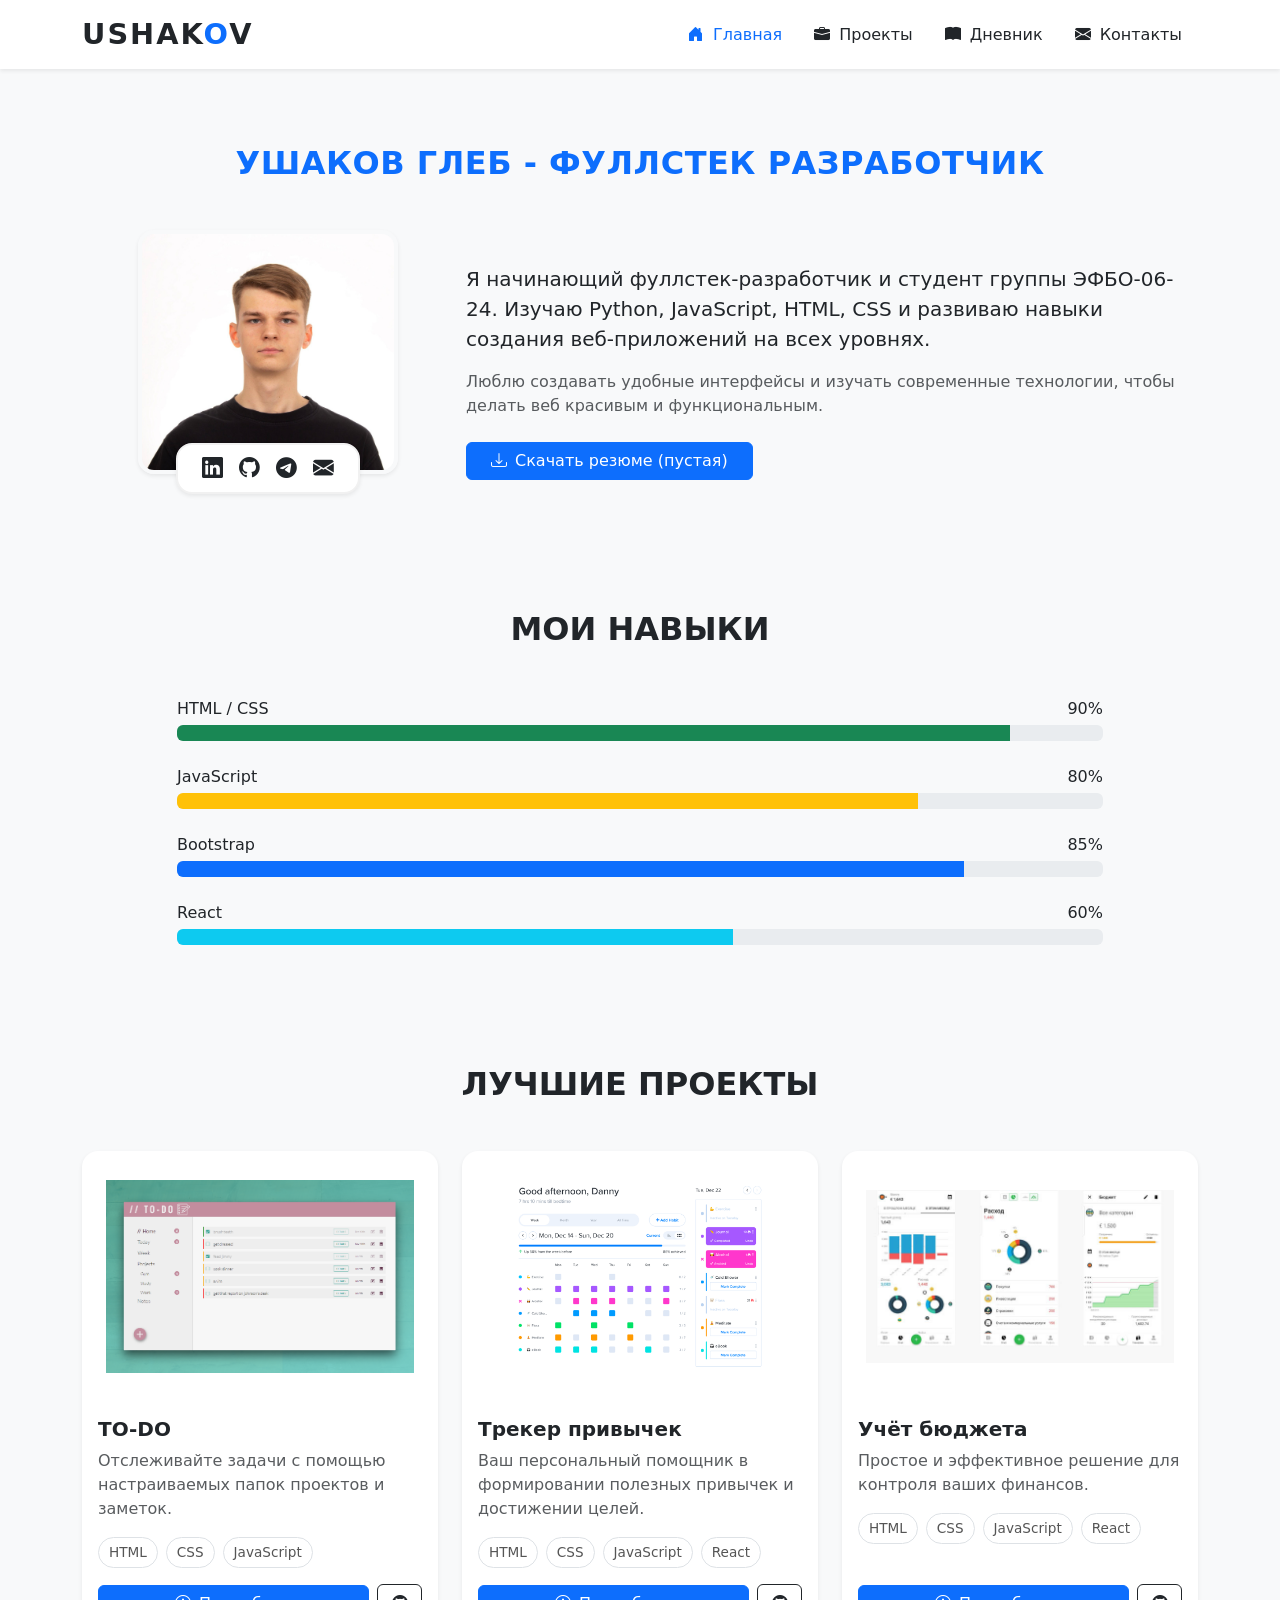
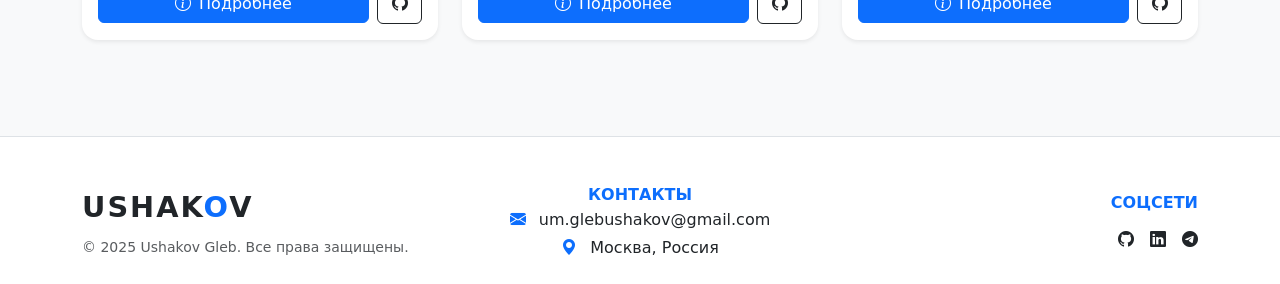
<file: index.html>
<!doctype html>
<html lang="ru">
  <head>
    <!-- Required meta tags -->
    <meta charset="utf-8">
    <meta name="viewport" content="width=device-width, initial-scale=1, shrink-to-fit=no">
    <title>Ushakov</title>

    <!-- Bootstrap 5 -->
    <link href="https://cdn.jsdelivr.net/npm/bootstrap@5.3.3/dist/css/bootstrap.min.css" rel="stylesheet">

    <link rel="stylesheet" href="https://cdn.jsdelivr.net/npm/bootstrap-icons@1.11.3/font/bootstrap-icons.css">

    <!-- Стили -->
    <link rel="stylesheet" href="./styles/styles.css">  
  </head>

  <body class="bg-light">
    <div id="root">

        <!-- Навбар -->
        <nav class="navbar navbar-expand-lg navbar-light bg-white shadow-sm fixed-top">
            <div class="container">
              <!-- Логотип -->
              <a class="navbar-brand fw-bold brand-large" href="#"><span class="text-dark">USHAK<span class="text-primary">O</span>V</span></a>
          
              <!-- Бургер меню -->
              <button class="navbar-toggler" type="button" data-bs-toggle="collapse" data-bs-target="#navbarNav"
                aria-controls="navbarNav" aria-expanded="false" aria-label="Переключить навигацию">
                <span class="navbar-toggler-icon"></span>
              </button>
          
              <!-- Навигационные ссылки -->
              <div class="collapse navbar-collapse justify-content-end" id="navbarNav">
                <ul class="navbar-nav">
                    <li class="nav-item mx-2">
                      <a class="nav-link text-dark" href="index.html">
                        <i class="bi bi-house-door-fill me-1 text-primary"></i> <span class="text-primary">Главная</span>
                      </a>
                    </li>
                    <li class="nav-item mx-2">
                      <a class="nav-link text-dark" href="./pages/projects.html">
                        <i class="bi bi-briefcase-fill me-1"></i> Проекты
                      </a>
                    </li>
                    <li class="nav-item mx-2">
                      <a class="nav-link text-dark" href="./pages/diary.html">
                        <i class="bi bi-book-fill me-1"></i> Дневник
                      </a>
                    </li>
                    <li class="nav-item mx-2">
                      <a class="nav-link text-dark" href="./pages/contacts.html">
                        <i class="bi bi-envelope-fill me-1"></i> Контакты
                      </a>
                    </li>
                  </ul>
              </div>
            </div>
          </nav>
          
          <!-- Контент -->
          <main class="container mt-5 pt-5">
            <!-- Секция: Обо мне -->
            <section class="about-section py-5 container-fluid">
              
                <h2 class="fw-bold text-uppercase text-center mb-5 title">
                  Ушаков Глеб - фуллстек разработчик
                </h2>

                <div class="row align-items-center justify-content-center">
                  <!-- Фото автора -->
                   <div class="col-md-4 text-center mb-4 mb-md-0">
                      <div class="photo-wrapper position-relative d-inline-block">
                        <img src="./images/avatar.jpg" alt="Ушаков Глеб — фуллстек-разработчик"
                          class="img-fluid rounded-4 shadow-sm" width="260" loading="lazy">
                        
                        <!-- Соцсети -->
                         <div class="social-icons position-absolute start-50 translate-middle-x">
                            <div class="social-bg d-inline-flex justify-content-center align-items-center gap-3 px-4 py-2 rounded-4 shadow-sm">
                              <a href="https://www.linkedin.com/" target="_blank" class="text-dark"><i class="bi bi-linkedin"></i></a>
                              <a href="https://github.com/lanmast88/" target="_blank" class="text-dark"><i class="bi bi-github"></i></a>
                              <a href="https://t.me/lanmast8/" target="_blank" class="text-dark"><i class="bi bi-telegram"></i></a>
                              <a href="mailto:um.glebushakov@gmail.com" class="text-dark"><i class="bi bi-envelope-fill"></i></a>
                            </div>
                         </div>
                      </div>
                   </div>

                   <div class="col-md-8 text-md-start text-center">
                    <p class="lead mb-3">
                      Я начинающий фуллстек-разработчик и студент группы <strong>ЭФБО-06-24</strong>.
                      Изучаю <strong>Python, JavaScript, HTML, CSS</strong> и развиваю навыки создания веб-приложений на всех уровнях.
                    </p>
                    <p class="text-muted mb-4">
                      Люблю создавать удобные интерфейсы и изучать современные технологии,
                      чтобы делать веб красивым и функциональным.
                    </p>
                    <a href="#" class="btn btn-primary px-4">
                      <i class="bi bi-download me-2"></i>Скачать резюме (пустая)
                    </a>
                   </div>
                </div>
              

            </section>
            
            <!-- Секция: Мои навыки -->
            <section class="skills-section py-5">
                
                    <h2 class="fw-bold text-uppercase text-center mb-5">Мои навыки</h2>

                    <!-- Прогрессбары -->
                    <div class="row align-items-center justify-content-center">
                        <div class="col-md-10">
                            <div class="mb-4">
                                <p class="mb-1">HTML / CSS <span class="float-end">90%</span></p>
                                <div class="progress" role="progressbar" aria-valuenow="100" aria-valuemin="0" aria-valuemax="100">
                                    <div class="progress-bar bg-success" style="width: 90%"></div>
                                </div>
                            </div>

                            <div class="mb-4">
                                <p class="mb-1">JavaScript <span class="float-end">80%</span></p>
                                <div class="progress" role="progressbar" aria-valuenow="100" aria-valuemin="0" aria-valuemax="100">
                                    <div class="progress-bar bg-warning" style="width: 80%"></div>
                                </div>
                            </div>

                            <div class="mb-4">
                                <p class="mb-1">Bootstrap <span class="float-end">85%</span></p>
                                <div class="progress" role="progressbar" aria-valuenow="100" aria-valuemin="0" aria-valuemax="100">
                                    <div class="progress-bar bg-primary" style="width: 85%"></div>
                                </div>
                            </div>

                            <div class="mb-4">
                                <p class="mb-1">React <span class="float-end">60%</span></p>
                                <div class="progress" role="progressbar" aria-valuenow="100" aria-valuemin="0" aria-valuemax="100">
                                    <div class="progress-bar bg-info" style="width: 60%"></div>
                                </div>
                            </div>
                            
                            
                        </div>


                    </div>
                
            </section>

            <!-- Секция: Лучшие проекты -->
            <section class="projects-section py-5">
                
                    <h2 class="fw-bold text-uppercase text-center mb-5">Лучшие проекты</h2>
                    
                    <!-- Карточки проектов -->
                    <div class="row g-4 justify-content-center">

                        <!-- Карточка 1 -->
                        <div class="col-lg-4 col-sm-6">
                            <div class="card shadow-sm border-0 h-100 rounded-4">
                              <img src="./images/todo.png" class="card-img-top p-4" alt="To-DO">
                              <!-- Описание -->
                              <div class="card-body d-flex flex-column">
                                <div class="d-flex justify-content-between align-items-center mb-2">
                                    <h5 class="card-title fw-bold text-dark mb-0">TO-DO</h5>
                                </div>
                                <p class="card-text text-muted mb-3">
                                    Отслеживайте задачи с помощью настраиваемых папок проектов и заметок.
                                </p>
    
                                <!-- Технологии проекта -->
                                <div class="tech-stack d-flex flex-wrap gap-2 mb-3">
                                    <span class="tech-badge">HTML</span>
                                    <span class="tech-badge">CSS</span>
                                    <span class="tech-badge">JavaScript</span>
                                </div>
    
                                <!-- Кнопки карточки -->
                                <div class="card-buttons d-flex align-items-center justify-content-between mt-auto">
                                <button class="btn btn-primary flex-grow-1 me-2 btn-more" data-project="todo" data-images='["images/todo.png","images/todo.png"]'>
                                    <i class="bi bi-info-circle me-2"></i>Подробнее
                                </button>
                                <a href="#" class="btn btn-outline-dark btn-github d-flex align-items-center justify-content-center">
                                    <i class="bi bi-github"></i>
                                </a>
                                </div>
                              </div>
                            </div>
                        </div>

                  <!-- Карточка 2 -->
                  <div class="col-lg-4 col-sm-6">
                      <div class="card shadow-sm border-0 h-100 rounded-4">
                        <img src="./images/habbit-tracker.png" class="card-img-top p-4" alt="Трекер привычек">
                        <!-- Описание -->
                        <div class="card-body d-flex flex-column">
                          <div class="d-flex justify-content-between align-items-center mb-2">
                              <h5 class="card-title fw-bold text-dark mb-0">Трекер привычек</h5>
                          </div>
                          <p class="card-text text-muted mb-3">
                              Ваш персональный помощник в формировании полезных привычек и достижении целей.
                          </p>

                          <!-- Технологии проекта -->
                          <div class="tech-stack d-flex flex-wrap gap-2 mb-3">
                              <span class="tech-badge">HTML</span>
                              <span class="tech-badge">CSS</span>
                              <span class="tech-badge">JavaScript</span>
                              <span class="tech-badge">React</span>
                          </div>

                          <!-- Кнопки карточки -->
                          <div class="card-buttons d-flex align-items-center justify-content-between mt-auto">
                          <a href="#" class="btn btn-primary flex-grow-1 me-2 btn-more" data-project="working" >
                              <i class="bi bi-info-circle me-2"></i>Подробнее
                          </a>
                          <a href="#" class="btn btn-outline-dark btn-github d-flex align-items-center justify-content-center">
                              <i class="bi bi-github"></i>
                          </a>
                          </div>
                        </div>
                      </div>
                  </div>

                  <!-- Карточка 3 -->
                  <div class="col-lg-4 col-sm-6">
                      <div class="card shadow-sm border-0 h-100 rounded-4">
                        <img src="./images/budget-accounting.png" class="card-img-top p-4" alt="Учёт бюджета">
                        <!-- Описание -->
                        <div class="card-body d-flex flex-column">
                          <div class="d-flex justify-content-between align-items-center mb-2">
                              <h5 class="card-title fw-bold text-dark mb-0">Учёт бюджета</h5>
                          </div>
                          <p class="card-text text-muted mb-3">
                              Простое и эффективное решение для контроля ваших финансов.
                          </p>

                          <!-- Технологии проекта -->
                          <div class="tech-stack d-flex flex-wrap gap-2 mb-3">
                              <span class="tech-badge">HTML</span>
                              <span class="tech-badge">CSS</span>
                              <span class="tech-badge">JavaScript</span>
                              <span class="tech-badge">React</span>
                          </div>

                          <!-- Кнопки карточки -->
                          <div class="card-buttons d-flex align-items-center justify-content-between mt-auto">
                          <a href="#" class="btn btn-primary flex-grow-1 me-2 btn-more" data-project="working">
                              <i class="bi bi-info-circle me-2"></i>Подробнее
                          </a>
                          <a href="#" class="btn btn-outline-dark btn-github d-flex align-items-center justify-content-center">
                              <i class="bi bi-github"></i>
                          </a>
                          </div>
                        </div>
                      </div>
                  </div>

                    </div>
               
            </section>

        </main>

        <!-- Подвал -->
        <footer class="footer-section bg-white border-top mt-5 pt-5 pb-4">
            <div class="container">
            <div class="row gy-4 align-items-center">
        
                <!-- Логотип -->
                <div class="col-md-4 text-md-start text-center">
                <a href="#" class="navbar-brand fw-bold brand-large text-dark">
                    USHAK<span class="text-primary">O</span>V
                </a>
                <p class="text-muted small mb-0 mt-2">
                    © 2025 Ushakov Gleb. Все права защищены.
                </p>
                </div>
        
                <!-- Контакты -->
                <div class="col-md-4 text-center">
                <h6 class="fw-bold text-uppercase text-primary mb-1">Контакты</h6>
                <ul class="list-unstyled mb-0">
                    <li class="mb-1">
                    <i class="bi bi-envelope-fill me-2 text-primary"></i>
                    <a href="mailto:ushakov.gleb@example.com" class="text-decoration-none text-dark">
                        um.glebushakov@gmail.com
                    </a>
                    </li>
                    <li>
                    <i class="bi bi-geo-alt-fill me-2 text-primary"></i>
                    Москва, Россия
                    </li>
                </ul>
                </div>
        
                <!-- Cоциальные ссылки -->
                <div class="col-md-4 text-md-end text-center">
                <h6 class="fw-bold text-uppercase text-primary mb-3">Соцсети</h6>
                <div class="d-inline-flex gap-3">
                    <a href="#" class="text-dark social-link"><i class="bi bi-github"></i></a>
                    <a href="#" class="text-dark social-link"><i class="bi bi-linkedin"></i></a>
                    <a href="#" class="text-dark social-link"><i class="bi bi-telegram"></i></a>
                </div>
                </div>
        
            </div>
            </div>
        </footer>
  
        
    </div>

    <!-- Модальное окно для карточек проектов -->
    <div class="modal" data-model="project" tabindex="-1">
        <div class="modal-dialog modal-lg">
          <div class="modal-content">
            <div class="modal-header">
              <h5 class="modal-title"></h5>
              <button type="button" class="btn-close" data-bs-dismiss="modal"></button>
            </div>
            <div class="modal-body">
              <p class="modal-description"></p>
      
              <!-- Карусель -->
              <div id="modalCarousel" class="carousel slide" data-bs-ride="carousel">
                <div class="carousel-inner"></div>
                <button class="carousel-control-prev" type="button" data-bs-target="#modalCarousel" data-bs-slide="prev">
                  <span class="carousel-control-prev-icon" aria-hidden="true"></span>
                  <span class="visually-hidden">Previous</span>
                </button>
                <button class="carousel-control-next" type="button" data-bs-target="#modalCarousel" data-bs-slide="next">
                  <span class="carousel-control-next-icon" aria-hidden="true"></span>
                  <span class="visually-hidden">Next</span>
                </button>
              </div>
      
            </div>
            <div class="modal-footer d-flex justify-content-between">
                <!-- Ссылка на GitHub слева -->
                <a href="#" target="_blank" class="btn btn-dark modal-github-link">
                    <i class="bi bi-github"></i>
                    Исходный код проекта на GitHub
                </a>
              
                <!-- Закрыть справа -->
                <button type="button" class="btn btn-primary" data-bs-dismiss="modal">
                  Закрыть
                </button>
              </div>
              
          </div>
        </div>
      </div>

    <!-- Bootstrap JS -->
    <script src="https://cdn.jsdelivr.net/npm/bootstrap@5.3.3/dist/js/bootstrap.bundle.min.js"></script>

    <!-- JS -->
    <script src="./scripts/script.js"></script>
</body>
</html>
</file>
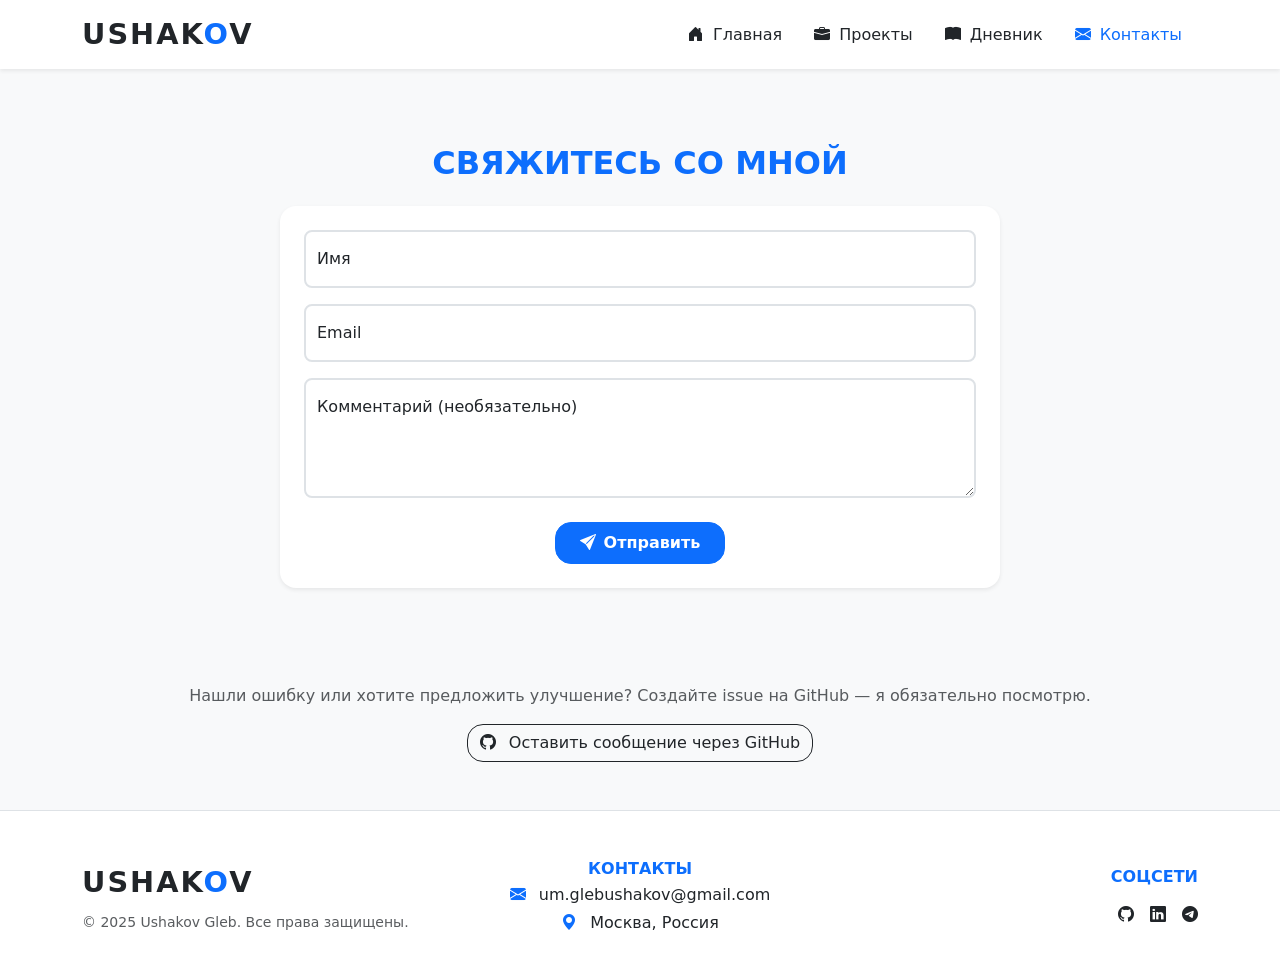
<file: pages/contacts.html>
<!doctype html>
<html lang="ru">
  <head>
    <!-- Required meta tags -->
    <meta charset="utf-8">
    <meta name="viewport" content="width=device-width, initial-scale=1, shrink-to-fit=no">
    <title>Ushakov</title>

    <!-- Bootstrap 5 -->
    <link href="https://cdn.jsdelivr.net/npm/bootstrap@5.3.3/dist/css/bootstrap.min.css" rel="stylesheet">

    <link rel="stylesheet" href="https://cdn.jsdelivr.net/npm/bootstrap-icons@1.11.3/font/bootstrap-icons.css">

    <!-- Стили -->
    <link rel="stylesheet" href="../styles/styles.css">  
  </head>

  <body class="bg-light">
    <div id="root">

        <!-- Навбар -->
        <nav class="navbar navbar-expand-lg navbar-light bg-white shadow-sm fixed-top">
            <div class="container">
              <!-- Логотип -->
              <a class="navbar-brand fw-bold brand-large" href="../index.html"><span class="text-dark">USHAK<span class="text-primary">O</span>V</span></a>
          
              <!-- Бургер меню -->
              <button class="navbar-toggler" type="button" data-bs-toggle="collapse" data-bs-target="#navbarNav"
                aria-controls="navbarNav" aria-expanded="false" aria-label="Переключить навигацию">
                <span class="navbar-toggler-icon"></span>
              </button>
          
              <!-- Навигационные ссылки -->
              <div class="collapse navbar-collapse justify-content-end" id="navbarNav">
                <ul class="navbar-nav">
                    <li class="nav-item mx-2">
                      <a class="nav-link text-dark" href="../index.html">
                        <i class="bi bi-house-door-fill me-1"></i> Главная
                      </a>
                    </li>
                    <li class="nav-item mx-2">
                      <a class="nav-link text-dark" href="../pages/projects.html">
                        <i class="bi bi-briefcase-fill me-1"></i> Проекты
                      </a>
                    </li>
                    <li class="nav-item mx-2">
                      <a class="nav-link text-dark" href="./diary.html">
                        <i class="bi bi-book-fill me-1"></i> Дневник
                      </a>
                    </li>
                    <li class="nav-item mx-2">
                      <a class="nav-link text-dark" href="./contacts.html">
                        <i class="bi bi-envelope-fill me-1 text-primary"></i> <span class="text-primary">Контакты</span>
                      </a>
                    </li>
                  </ul>
              </div>
            </div>
        </nav>


        <!-- Контент -->
        <main class="container mt-5 pt-5">
            <!-- Секция: Контакты -->
            <section class="contacts-section py-5">
              <div class="container">
                <div class="text-center mb-4">
                  <h2 class="fw-bold text-uppercase text-primary">Свяжитесь со мной</h2>
                </div>
          
                <div class="row justify-content-center">
                  <div class="col-md-8">
                    <div class="card shadow-sm border-0 rounded-4 p-4">
                      <form id="contactForm" novalidate>
                        
                        <div class="form-floating mb-3">
                          <input 
                            type="text" 
                            class="form-control rounded-3 border-2" 
                            id="nameInput" 
                            placeholder="Имя" 
                            required>
                          <label for="nameInput">Имя</label>
                          <div class="invalid-feedback">Введите корректное имя</div>
                        </div>
          
                        <div class="form-floating mb-3">
                          <input 
                            type="email" 
                            class="form-control rounded-3 border-2" 
                            id="emailInput" 
                            placeholder="Почта" 
                            required>
                          <label for="emailInput">Email</label>
                          <div class="invalid-feedback">Введите корректный email</div>
                        </div>
          
                        <div class="form-floating mb-4">
                          <textarea 
                            class="form-control rounded-3 border-2" 
                            placeholder="Комментарий" 
                            id="commentInput" 
                            style="height: 120px"></textarea>
                          <label for="commentInput">Комментарий (необязательно)</label>
                        </div>
          
                        <div class="text-center">
                          <button type="submit" class="btn btn-primary px-4 py-2 rounded-4 fw-semibold">
                            <i class="bi bi-send-fill me-2"></i>Отправить
                          </button>
                        </div>
          
                        <div class="alert alert-success mt-3 d-none text-center rounded-3 py-2" id="successMessage">
                          Сообщение успешно отправлено!
                        </div>
          
                      </form>
                    </div>
                  </div>
                </div>
              </div>
            </section>
            
            <div class="mt-5 text-center">
                <p class="text-muted mb-3">Нашли ошибку или хотите предложить улучшение?
                    Создайте issue на GitHub — я обязательно посмотрю.</p>
                <a href="https://github.com/lanmast88/about-site/issues" class="btn btn-outline-dark rounded-4">
                  <i class="bi bi-github me-2"></i> Оставить сообщение через GitHub
                </a>
              </div>
              
              
              
              

        </main>
          
        <!-- Подвал -->
        <footer class="footer-section bg-white border-top mt-5 pt-5 pb-4">
            <div class="container">
            <div class="row gy-4 align-items-center">
        
                <!-- Логотип -->
                <div class="col-md-4 text-md-start text-center">
                <a href="#" class="navbar-brand fw-bold brand-large text-dark">
                    USHAK<span class="text-primary">O</span>V
                </a>
                <p class="text-muted small mb-0 mt-2">
                    © 2025 Ushakov Gleb. Все права защищены.
                </p>
                </div>
        
                <!-- Контакты -->
                <div class="col-md-4 text-center">
                <h6 class="fw-bold text-uppercase text-primary mb-1">Контакты</h6>
                <ul class="list-unstyled mb-0">
                    <li class="mb-1">
                    <i class="bi bi-envelope-fill me-2 text-primary"></i>
                    <a href="mailto:ushakov.gleb@example.com" class="text-decoration-none text-dark">
                        um.glebushakov@gmail.com
                    </a>
                    </li>
                    <li>
                    <i class="bi bi-geo-alt-fill me-2 text-primary"></i>
                    Москва, Россия
                    </li>
                </ul>
                </div>
        
                <!-- Cоциальные ссылки -->
                <div class="col-md-4 text-md-end text-center">
                <h6 class="fw-bold text-uppercase text-primary mb-3">Соцсети</h6>
                <div class="d-inline-flex gap-3">
                    <a href="#" class="text-dark social-link"><i class="bi bi-github"></i></a>
                    <a href="#" class="text-dark social-link"><i class="bi bi-linkedin"></i></a>
                    <a href="#" class="text-dark social-link"><i class="bi bi-telegram"></i></a>
                </div>
                </div>
        
            </div>
            </div>
        </footer>
         
    </div>
        

    <!-- Bootstrap JS -->
    <script src="https://cdn.jsdelivr.net/npm/bootstrap@5.3.3/dist/js/bootstrap.bundle.min.js"></script>

    <!-- JS -->
    <script src="../scripts/script.js"></script>
</body>
</html>
</file>
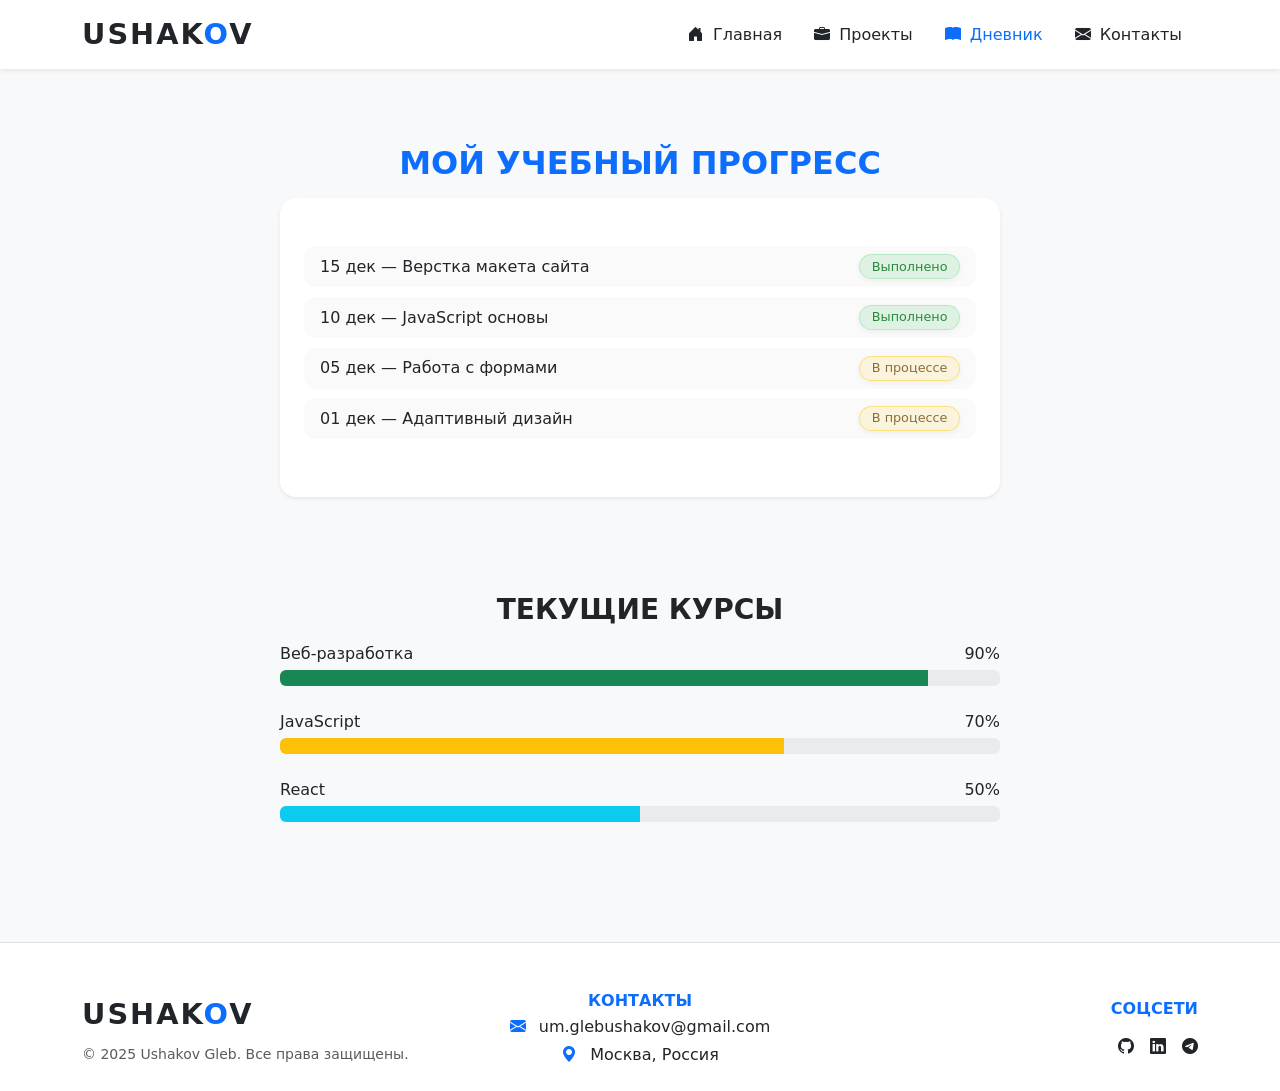
<file: pages/diary.html>
<!doctype html>
<html lang="ru">
  <head>
    <!-- Required meta tags -->
    <meta charset="utf-8">
    <meta name="viewport" content="width=device-width, initial-scale=1, shrink-to-fit=no">
    <title>Ushakov</title>

    <!-- Bootstrap 5 -->
    <link href="https://cdn.jsdelivr.net/npm/bootstrap@5.3.3/dist/css/bootstrap.min.css" rel="stylesheet">

    <link rel="stylesheet" href="https://cdn.jsdelivr.net/npm/bootstrap-icons@1.11.3/font/bootstrap-icons.css">

    <!-- Стили -->
    <link rel="stylesheet" href="../styles/styles.css">  
  </head>

  <body class="bg-light">
    <div id="root">

        <!-- Навбар -->
        <nav class="navbar navbar-expand-lg navbar-light bg-white shadow-sm fixed-top">
            <div class="container">
              <!-- Логотип -->
              <a class="navbar-brand fw-bold brand-large" href="../index.html"><span class="text-dark">USHAK<span class="text-primary">O</span>V</span></a>
          
              <!-- Бургер меню -->
              <button class="navbar-toggler" type="button" data-bs-toggle="collapse" data-bs-target="#navbarNav"
                aria-controls="navbarNav" aria-expanded="false" aria-label="Переключить навигацию">
                <span class="navbar-toggler-icon"></span>
              </button>
          
              <!-- Навигационные ссылки -->
              <div class="collapse navbar-collapse justify-content-end" id="navbarNav">
                <ul class="navbar-nav">
                    <li class="nav-item mx-2">
                      <a class="nav-link text-dark" href="../index.html">
                        <i class="bi bi-house-door-fill me-1"></i> Главная
                      </a>
                    </li>
                    <li class="nav-item mx-2">
                      <a class="nav-link text-dark" href="../pages/projects.html">
                        <i class="bi bi-briefcase-fill me-1"></i> Проекты
                      </a>
                    </li>
                    <li class="nav-item mx-2">
                      <a class="nav-link text-dark" href="./diary.html">
                        <i class="bi bi-book-fill me-1 text-primary"></i> <span class="text-primary">Дневник</span>
                      </a>
                    </li>
                    <li class="nav-item mx-2">
                      <a class="nav-link text-dark" href="./contacts.html">
                        <i class="bi bi-envelope-fill me-1"></i> Контакты
                      </a>
                    </li>
                  </ul>
              </div>
            </div>
        </nav>


        <!-- Контент -->
         <main class="container mt-5 pt-5">

            <!-- Секция Мой прогресс -->
            <section class="progress-section py-5">
                <div class="container">
                  <div class="text-center mb-3">
                    <h2 class="fw-bold text-uppercase text-primary">Мой учебный прогресс</h2>
                  </div>
                  <div class="row justify-content-center">
                    <!-- Центральная карточка -->
                    <div class="col-md-8">
                      <div class="card shadow-sm border-0 rounded-4 p-4">
                        <!-- Список заданий -->
                        <div class="mb-4 mt-4">
                          <ul class="list-group list-group-flush">
                            <li class="list-group-item d-flex justify-content-between align-items-center">
                              15 дек — Верстка макета сайта
                              <span class="badge bg-success rounded-pill">Выполнено</span>
                            </li>
                            <li class="list-group-item d-flex justify-content-between align-items-center">
                              10 дек — JavaScript основы
                              <span class="badge bg-success rounded-pill">Выполнено</span>
                            </li>
                            <li class="list-group-item d-flex justify-content-between align-items-center">
                              05 дек — Работа с формами
                              <span class="badge bg-warning text-dark rounded-pill">В процессе</span>
                            </li>
                            <li class="list-group-item d-flex justify-content-between align-items-center">
                              01 дек — Адаптивный дизайн
                              <span class="badge bg-warning text-dark rounded-pill">В процессе</span>
                            </li>
                          </ul>
                        </div>
                      </div>
                    </div>
                  </div>
                </div>
            </section>
              

            <!-- Секция: Мои навыки -->
            <section class="skills-section py-5">
                <div class="container">
                    <h3 class="fw-bold text-uppercase text-center mb-3">Текущие курсы</h3>

                    <!-- Прогрессбары -->
                    <div class="row align-items-center justify-content-center">
                        <div class="col-md-8">
                            <div class="mb-4">
                                <p class="mb-1">Веб-разработка <span class="float-end">90%</span></p>
                                <div class="progress" role="progressbar" aria-valuenow="100" aria-valuemin="0" aria-valuemax="100">
                                    <div class="progress-bar bg-success" style="width: 90%"></div>
                                </div>
                            </div>

                            <div class="mb-4">
                                <p class="mb-1">JavaScript <span class="float-end">70%</span></p>
                                <div class="progress" role="progressbar" aria-valuenow="100" aria-valuemin="0" aria-valuemax="100">
                                    <div class="progress-bar bg-warning" style="width: 70%"></div>
                                </div>
                            </div>

                            <div class="mb-4">
                                <p class="mb-1">React <span class="float-end">50%</span></p>
                                <div class="progress" role="progressbar" aria-valuenow="100" aria-valuemin="0" aria-valuemax="100">
                                    <div class="progress-bar bg-info" style="width: 50%"></div>
                                </div>
                            </div>
                            
                            
                        </div>


                    </div>
                </div>
            </section>

         </main>

         <!-- Подвал -->
        <footer class="footer-section bg-white border-top mt-5 pt-5 pb-4">
            <div class="container">
            <div class="row gy-4 align-items-center">
        
                <!-- Логотип -->
                <div class="col-md-4 text-md-start text-center">
                <a href="#" class="navbar-brand fw-bold brand-large text-dark">
                    USHAK<span class="text-primary">O</span>V
                </a>
                <p class="text-muted small mb-0 mt-2">
                    © 2025 Ushakov Gleb. Все права защищены.
                </p>
                </div>
        
                <!-- Контакты -->
                <div class="col-md-4 text-center">
                <h6 class="fw-bold text-uppercase text-primary mb-1">Контакты</h6>
                <ul class="list-unstyled mb-0">
                    <li class="mb-1">
                    <i class="bi bi-envelope-fill me-2 text-primary"></i>
                    <a href="mailto:ushakov.gleb@example.com" class="text-decoration-none text-dark">
                        um.glebushakov@gmail.com
                    </a>
                    </li>
                    <li>
                    <i class="bi bi-geo-alt-fill me-2 text-primary"></i>
                    Москва, Россия
                    </li>
                </ul>
                </div>
        
                <!-- Cоциальные ссылки -->
                <div class="col-md-4 text-md-end text-center">
                <h6 class="fw-bold text-uppercase text-primary mb-3">Соцсети</h6>
                <div class="d-inline-flex gap-3">
                    <a href="#" class="text-dark social-link"><i class="bi bi-github"></i></a>
                    <a href="#" class="text-dark social-link"><i class="bi bi-linkedin"></i></a>
                    <a href="#" class="text-dark social-link"><i class="bi bi-telegram"></i></a>
                </div>
                </div>
        
            </div>
            </div>
        </footer>

    </div>

    <!-- Bootstrap JS -->
    <script src="https://cdn.jsdelivr.net/npm/bootstrap@5.3.3/dist/js/bootstrap.bundle.min.js"></script>

    <!-- JS -->
    <script src="../scripts/script.js"></script>
</body>
</html>
</file>
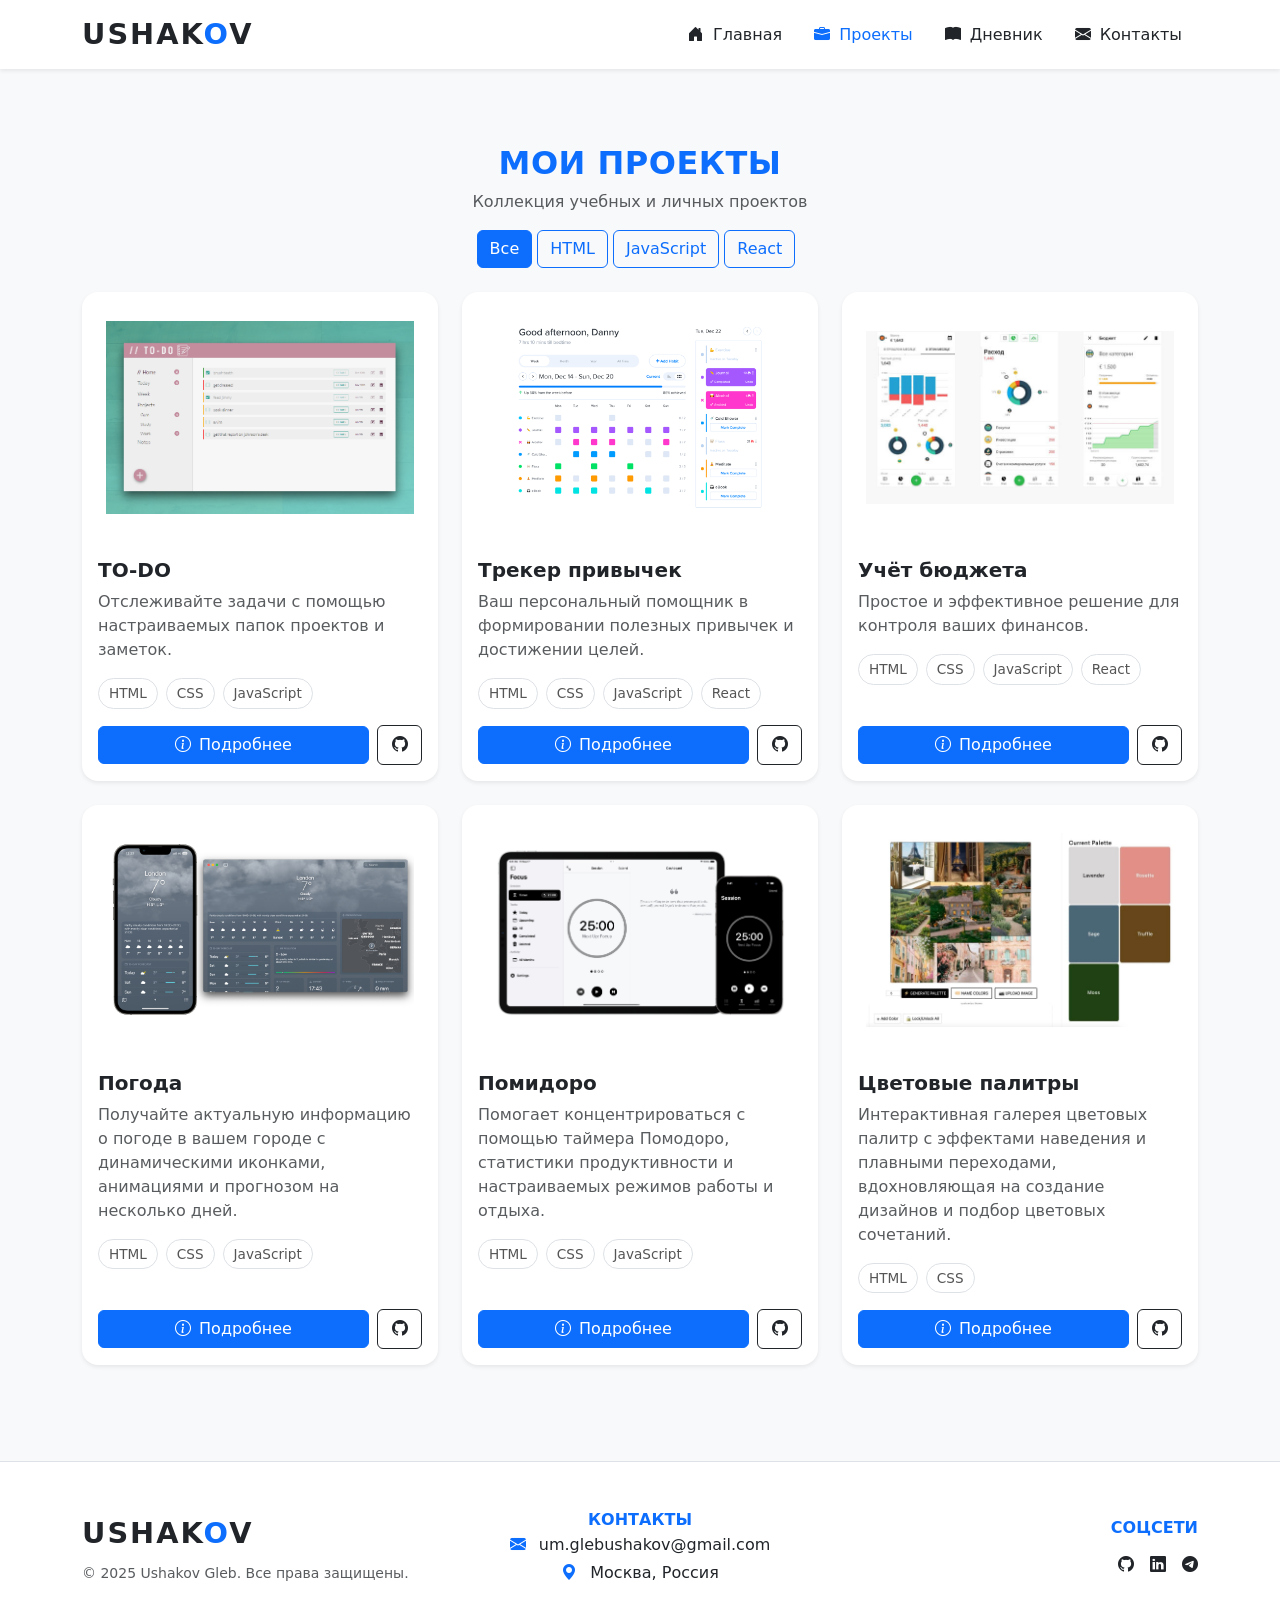
<file: pages/projects.html>
<!doctype html>
<html lang="ru">
  <head>
    <!-- Required meta tags -->
    <meta charset="utf-8">
    <meta name="viewport" content="width=device-width, initial-scale=1, shrink-to-fit=no">
    <title>Ushakov</title>

    <!-- Bootstrap 5 -->
    <link href="https://cdn.jsdelivr.net/npm/bootstrap@5.3.3/dist/css/bootstrap.min.css" rel="stylesheet">

    <link rel="stylesheet" href="https://cdn.jsdelivr.net/npm/bootstrap-icons@1.11.3/font/bootstrap-icons.css">

    <!-- Стили -->
    <link rel="stylesheet" href="../styles/styles.css">  
  </head>

  <body class="bg-light">
    <div id="root">

        <!-- Навбар -->
        <nav class="navbar navbar-expand-lg navbar-light bg-white shadow-sm fixed-top">
            <div class="container">
              <!-- Логотип -->
              <a class="navbar-brand fw-bold brand-large" href="../index.html"><span class="text-dark">USHAK<span class="text-primary">O</span>V</span></a>
          
              <!-- Бургер меню -->
              <button class="navbar-toggler" type="button" data-bs-toggle="collapse" data-bs-target="#navbarNav"
                aria-controls="navbarNav" aria-expanded="false" aria-label="Переключить навигацию">
                <span class="navbar-toggler-icon"></span>
              </button>
          
              <!-- Навигационные ссылки -->
              <div class="collapse navbar-collapse justify-content-end" id="navbarNav">
                <ul class="navbar-nav">
                    <li class="nav-item mx-2">
                      <a class="nav-link text-dark" href="../index.html">
                        <i class="bi bi-house-door-fill me-1"></i> Главная
                      </a>
                    </li>
                    <li class="nav-item mx-2">
                      <a class="nav-link text-dark" href="./projects.html">
                        <i class="bi bi-briefcase-fill me-1 text-primary"></i> <span class="text-primary">Проекты</span>
                      </a>
                    </li>
                    <li class="nav-item mx-2">
                      <a class="nav-link text-dark" href="./diary.html">
                        <i class="bi bi-book-fill me-1"></i> Дневник
                      </a>
                    </li>
                    <li class="nav-item mx-2">
                      <a class="nav-link text-dark" href="./contacts.html">
                        <i class="bi bi-envelope-fill me-1"></i> Контакты
                      </a>
                    </li>
                  </ul>
              </div>
            </div>
          </nav>

          <!-- Контент -->
          <main class="container mt-5 pt-5">
            <!-- Секция: Мои проекты -->
            <section class="projects-section py-5">
                <div class="text-center mb-4">
                    <h2 class="fw-bold text-uppercase text-primary title">Мои проекты</h2>
                    <p class="text-muted">Коллекция учебных и личных проектов</p>

                    <!-- Фильтр кнопки -->
                    <div class="btn-groups filter-buttons me-2" data-filter-group="category">
                        <button class="btn btn-outline-primary active" data-filter="all">Все</button>
                        <button class="btn btn-outline-primary" data-filter="all">HTML</button>
                        <button class="btn btn-outline-primary" data-filter="all">JavaScript</button>
                        <button class="btn btn-outline-primary" data-filter="all">React</button>
                    </div>
                </div>

                <!-- Карточки проектов-->
                <div class="row g-4 justify-content-center">
                    
                    <!-- Карточка 1 -->
                    <div class="col-lg-4 col-sm-6">
                        <div class="card shadow-sm border-0 h-100 rounded-4">
                          <img src="../images/todo.png" class="card-img-top p-4" alt="To-DO">
                          <!-- Описание -->
                          <div class="card-body d-flex flex-column">
                            <div class="d-flex justify-content-between align-items-center mb-2">
                                <h5 class="card-title fw-bold text-dark mb-0">TO-DO</h5>
                            </div>
                            <p class="card-text text-muted mb-3">
                                Отслеживайте задачи с помощью настраиваемых папок проектов и заметок.
                            </p>

                            <!-- Технологии проекта -->
                            <div class="tech-stack d-flex flex-wrap gap-2 mb-3">
                                <span class="tech-badge">HTML</span>
                                <span class="tech-badge">CSS</span>
                                <span class="tech-badge">JavaScript</span>
                            </div>

                            <!-- Кнопки карточки -->
                            <div class="card-buttons d-flex align-items-center justify-content-between mt-auto">
                            <button class="open-modal-btn btn btn-primary flex-grow-1 me-2 btn-more" data-project="todo">
                                <i class="bi bi-info-circle me-2"></i>Подробнее
                            </button>
                            <a href="#" class="btn btn-outline-dark btn-github d-flex align-items-center justify-content-center">
                                <i class="bi bi-github"></i>
                            </a>
                            </div>
                          </div>
                        </div>
                    </div>

                    <!-- Карточка 2 -->
                    <div class="col-lg-4 col-sm-6">
                        <div class="card shadow-sm border-0 h-100 rounded-4">
                          <img src="../images/habbit-tracker.png" class="card-img-top p-4" alt="Трекер привычек">
                          <!-- Описание -->
                          <div class="card-body d-flex flex-column">
                            <div class="d-flex justify-content-between align-items-center mb-2">
                                <h5 class="card-title fw-bold text-dark mb-0">Трекер привычек</h5>
                            </div>
                            <p class="card-text text-muted mb-3">
                                Ваш персональный помощник в формировании полезных привычек и достижении целей.
                            </p>

                            <!-- Технологии проекта -->
                            <div class="tech-stack d-flex flex-wrap gap-2 mb-3">
                                <span class="tech-badge">HTML</span>
                                <span class="tech-badge">CSS</span>
                                <span class="tech-badge">JavaScript</span>
                                <span class="tech-badge">React</span>
                            </div>

                            <!-- Кнопки карточки -->
                            <div class="card-buttons d-flex align-items-center justify-content-between mt-auto">
                            <button class="open-modal-btn btn btn-primary flex-grow-1 me-2 btn-more" data-project="tracker">
                                <i class="bi bi-info-circle me-2"></i>Подробнее
                            </button>
                            <a href="#" class="btn btn-outline-dark btn-github d-flex align-items-center justify-content-center">
                                <i class="bi bi-github"></i>
                            </a>
                            </div>
                          </div>
                        </div>
                    </div>

                    <!-- Карточка 3 -->
                    <div class="col-lg-4 col-sm-6">
                        <div class="card shadow-sm border-0 h-100 rounded-4">
                          <img src="../images/budget-accounting.png" class="card-img-top p-4" alt="Учёт бюджета">
                          <!-- Описание -->
                          <div class="card-body d-flex flex-column">
                            <div class="d-flex justify-content-between align-items-center mb-2">
                                <h5 class="card-title fw-bold text-dark mb-0">Учёт бюджета</h5>
                            </div>
                            <p class="card-text text-muted mb-3">
                                Простое и эффективное решение для контроля ваших финансов.
                            </p>

                            <!-- Технологии проекта -->
                            <div class="tech-stack d-flex flex-wrap gap-2 mb-3">
                                <span class="tech-badge">HTML</span>
                                <span class="tech-badge">CSS</span>
                                <span class="tech-badge">JavaScript</span>
                                <span class="tech-badge">React</span>
                            </div>

                            <!-- Кнопки карточки -->
                            <div class="card-buttons d-flex align-items-center justify-content-between mt-auto">
                            <a href="#" class="btn btn-primary flex-grow-1 me-2 btn-more" data-project="working">
                                <i class="bi bi-info-circle me-2"></i>Подробнее
                            </a>
                            <a href="#" class="btn btn-outline-dark btn-github d-flex align-items-center justify-content-center">
                                <i class="bi bi-github"></i>
                            </a>
                            </div>
                          </div>
                        </div>
                    </div>

                    <!-- Карточка 4 -->
                    <div class="col-lg-4 col-sm-6">
                        <div class="card shadow-sm border-0 h-100 rounded-4">
                          <img src="../images/weather-app.png" class="card-img-top p-4" alt="Weather-app">
                          <!-- Описание -->
                          <div class="card-body d-flex flex-column">
                            <div class="d-flex justify-content-between align-items-center mb-2">
                                <h5 class="card-title fw-bold text-dark mb-0">Погода</h5>
                            </div>
                            <p class="card-text text-muted mb-3">
                                Получайте актуальную информацию о погоде в вашем городе с динамическими иконками, анимациями и прогнозом на несколько дней.
                            </p>
                            
                            <!-- Технологии проекта -->
                            <div class="tech-stack d-flex flex-wrap gap-2 mb-3">
                                <span class="tech-badge">HTML</span>
                                <span class="tech-badge">CSS</span>
                                <span class="tech-badge">JavaScript</span>
                            </div>

                            <!-- Кнопки карточки -->
                            <div class="card-buttons d-flex align-items-center justify-content-between mt-auto">
                            <a href="#" class="btn btn-primary flex-grow-1 me-2 btn-more" data-project="working">
                                <i class="bi bi-info-circle me-2"></i>Подробнее
                            </a>
                            <a href="#" class="btn btn-outline-dark btn-github d-flex align-items-center justify-content-center">
                                <i class="bi bi-github"></i>
                            </a>
                            </div>
                          </div>
                        </div>
                    </div>

                    <!-- Карточка 5 -->
                    <div class="col-lg-4 col-sm-6">
                        <div class="card shadow-sm border-0 h-100 rounded-4">
                          <img src="../images/focus-app.png" class="card-img-top p-4" alt="Focus-app">
                          <!-- Описание -->
                          <div class="card-body d-flex flex-column">
                            <div class="d-flex justify-content-between align-items-center mb-2">
                                <h5 class="card-title fw-bold text-dark mb-0">Помидоро</h5>
                            </div>
                            <p class="card-text text-muted mb-3">
                                Помогает концентрироваться с помощью таймера Помодоро, статистики продуктивности и настраиваемых режимов работы и отдыха.
                            </p>

                            <!-- Технологии проекта -->
                            <div class="tech-stack d-flex flex-wrap gap-2 mb-3">
                                <span class="tech-badge">HTML</span>
                                <span class="tech-badge">CSS</span>
                                <span class="tech-badge">JavaScript</span>
                            </div>

                            <!-- Кнопки карточки -->
                            <div class="card-buttons d-flex align-items-center justify-content-between mt-auto">
                            <a href="#" class="btn btn-primary flex-grow-1 me-2 btn-more" data-project="working">
                                <i class="bi bi-info-circle me-2"></i>Подробнее
                            </a>
                            <a href="#" class="btn btn-outline-dark btn-github d-flex align-items-center justify-content-center">
                                <i class="bi bi-github"></i>
                            </a>
                            </div>
                          </div>
                        </div>
                    </div>

                    <!-- Карточка 6 -->
                    <div class="col-lg-4 col-sm-6">
                        <div class="card shadow-sm border-0 h-100 rounded-4">
                          <img src="../images/color-app.png" class="card-img-top p-4" alt="Цветовые палитры">
                          <!-- Описание карточки -->
                          <div class="card-body d-flex flex-column">
                            <div class="d-flex justify-content-between align-items-center mb-2">
                                <h5 class="card-title fw-bold text-dark mb-0">Цветовые палитры</h5>
                            </div>
                            <p class="card-text text-muted mb-3">
                                Интерактивная галерея цветовых палитр с эффектами наведения и плавными переходами, вдохновляющая на создание дизайнов и подбор цветовых сочетаний.
                            </p>

                            <!-- Технологии проекта -->
                            <div class="tech-stack d-flex flex-wrap gap-2 mb-3">
                                <span class="tech-badge">HTML</span>
                                <span class="tech-badge">CSS</span>
                            </div>

                            <!-- Кнопки карточки -->
                            <div class="card-buttons d-flex align-items-center justify-content-between mt-auto">
                            <a href="#" class="btn btn-primary flex-grow-1 me-2 btn-more" data-project="working">
                                <i class="bi bi-info-circle me-2"></i>Подробнее
                            </a>
                            <a href="#" class="btn btn-outline-dark btn-github d-flex align-items-center justify-content-center">
                                <i class="bi bi-github"></i>
                            </a>
                            </div>
                          </div>
                        </div>
                    </div>

                </div>

            </section>
        </main>

        <!-- Подвал -->
        <footer class="footer-section bg-white border-top mt-5 pt-5 pb-4">
            <div class="container">
            <div class="row gy-4 align-items-center">
        
                <!-- Логотип -->
                <div class="col-md-4 text-md-start text-center">
                <a href="#" class="navbar-brand fw-bold brand-large text-dark">
                    USHAK<span class="text-primary">O</span>V
                </a>
                <p class="text-muted small mb-0 mt-2">
                    © 2025 Ushakov Gleb. Все права защищены.
                </p>
                </div>
        
                <!-- Контакты -->
                <div class="col-md-4 text-center">
                <h6 class="fw-bold text-uppercase text-primary mb-1">Контакты</h6>
                <ul class="list-unstyled mb-0">
                    <li class="mb-1">
                    <i class="bi bi-envelope-fill me-2 text-primary"></i>
                    <a href="mailto:ushakov.gleb@example.com" class="text-decoration-none text-dark">
                        um.glebushakov@gmail.com
                    </a>
                    </li>
                    <li>
                    <i class="bi bi-geo-alt-fill me-2 text-primary"></i>
                    Москва, Россия
                    </li>
                </ul>
                </div>
        
                <!-- Cоциальные ссылки -->
                <div class="col-md-4 text-md-end text-center">
                <h6 class="fw-bold text-uppercase text-primary mb-3">Соцсети</h6>
                <div class="d-inline-flex gap-3">
                    <a href="#" class="text-dark social-link"><i class="bi bi-github"></i></a>
                    <a href="#" class="text-dark social-link"><i class="bi bi-linkedin"></i></a>
                    <a href="#" class="text-dark social-link"><i class="bi bi-telegram"></i></a>
                </div>
                </div>
        
            </div>
            </div>
        </footer>

        

    </div>


    <!-- Модальное окно для карточек проектов -->
    <div class="modal" data-model="project" tabindex="-1">
        <div class="modal-dialog modal-lg">
          <div class="modal-content">
            <div class="modal-header">
              <h5 class="modal-title"></h5>
              <button type="button" class="btn-close" data-bs-dismiss="modal"></button>
            </div>
            <div class="modal-body">
              <p class="modal-description"></p>
      
              <!-- Карусель -->
              <div id="modalCarousel" class="carousel slide" data-bs-ride="carousel">
                <div class="carousel-inner"></div>
                <button class="carousel-control-prev" type="button" data-bs-target="#modalCarousel" data-bs-slide="prev">
                  <span class="carousel-control-prev-icon" aria-hidden="true"></span>
                  <span class="visually-hidden">Previous</span>
                </button>
                <button class="carousel-control-next" type="button" data-bs-target="#modalCarousel" data-bs-slide="next">
                  <span class="carousel-control-next-icon" aria-hidden="true"></span>
                  <span class="visually-hidden">Next</span>
                </button>
              </div>
      
            </div>
            <div class="modal-footer d-flex justify-content-between">
                <!-- Ссылка на GitHub слева -->
                <a href="#" target="_blank" class="btn btn-dark modal-github-link">
                    <i class="bi bi-github"></i>
                    Исходный код проекта на GitHub
                </a>
              
                <!-- Закрыть справа -->
                <button type="button" class="btn btn-primary" data-bs-dismiss="modal">
                  Закрыть
                </button>
              </div>
              
          </div>
        </div>
      </div>
      
    
    
    <!-- Bootstrap JS -->
    <script src="https://cdn.jsdelivr.net/npm/bootstrap@5.3.3/dist/js/bootstrap.bundle.min.js"></script>

    <!-- JS -->
    <script src="../scripts/script.js"></script>
  </body>
</html>
</file>
<file: styles/styles.css>
:root {
    --light-grey: #FBFBFB;
    --link-color: #5B5E80;  
    --link-hover-after: #5A33E1;
  }  

  body{
    font-weight: 500;
  }

  .navbar-brand {
    font-weight: 800;
    letter-spacing: 1px;
  }
  
  .brand-large {
    font-size: 1.8rem; 
    letter-spacing: 2px;
  }

  .nav-link {
    position: relative;
    color: #444;
    font-weight: 500;
    transition: color 0.3s ease;
  }
  
  .nav-link::after {
    content: "";
    position: absolute;
    left: 0;
    bottom: 0;
    width: 0%;
    height: 2px;
    background-color: var(--bs-primary); 
    transition: width 0.3s ease;
  }
  
  .nav-link:hover {
    color: var(--link-hover-after);
  }
  
  .nav-link:hover::after {
    width: 100%;
  }

  .about-section {
    max-width: 1200px;
  }
  
  .title {
    color: #0d6efd;
    letter-spacing: 0.5px;
  }
  
  .photo-wrapper {
    position: relative;
  }
  
  .photo-wrapper img {
    border: 4px solid #f8f9fa;
  }
  
  .social-icons {
    bottom: -20px; 
  }
  
  .social-bg {
    background-color: white;
    border: 2px solid #f1f1f1;
  }
  
  .social-bg a {
    font-size: 1.3rem;
    transition: color 0.2s ease, transform 0.2s ease;
  }
  
  .social-bg a:hover {
    color: #0d6efd;
    transform: translateY(-3px);
  }
  
  .photo-wrapper {
    margin-bottom: 40px;
  }

  .projects-section .card {
    transition: transform 0.3s ease, box-shadow 0.3s ease;
  }
  
  .projects-section .card:hover {
    transform: translateY(-3px);
    box-shadow: 0 8px 20px rgba(0, 0, 0, 0.1);
  }
  
  .projects-section .card img {
    height: 250px;
    object-fit: contain;
  }

  
 .card-body .d-flex {
    flex-wrap: wrap; 
  }
  
  
  .status-badge {
    display: inline-flex;
    align-items: center;
    font-size: 0.8rem;
    font-weight: 500;
    border-radius: 50px;
    padding: 0.25rem 0.75rem;
    border: 1px solid transparent;
    white-space: nowrap;
    margin-top: 4px; 
  }
  
  .status-badge i {
    font-size: 0.9rem;
    margin-right: 4px;
  }

  .tech-stack {
    display: flex;
    flex-wrap: wrap;     
    gap: 0.5rem;            
  }

  .tech-badge {
    border: 1.5px solid #dee2e6;
    border-radius: 20px;
    padding: 4px 10px;
    font-size: 0.85rem;
    font-weight: 500;
    color: #555;
    background-color: #fff;
    transition: all 0.2s ease;
    white-space: nowrap;
  }
  
  .btn-more {
    flex: 1 1 auto;           
    max-width: 85%;           
    min-width: 70%;           
    font-weight: 500;
    white-space: nowrap; 
  }
  
  .btn-github {
    flex: 0 0 45px;          
    height: 40px;
    flex-shrink: 0;
    transition: all 0.2s ease;
    white-space: nowrap;     
  }
  
  .card-body .card-buttons.d-flex {
    flex-wrap: nowrap !important;  
  }

.progress-section .badge {
  font-size: 0.8rem;
  border-radius: 20px;
  padding: 0.4em 0.9em;
  font-weight: 500;
  box-shadow: 0 2px 6px rgba(0, 0, 0, 0.05);
}

.progress-section .badge.bg-success {
  background-color: rgba(105, 207, 131, 0.2) !important;
  color: #2b8a3e !important;
  border: 1px solid rgba(105, 207, 131, 0.3);
}

.progress-section .badge.bg-warning {
  background-color: rgba(255, 228, 132, 0.25) !important;
  color: #8a6d3b !important;
  border: 1px solid rgba(252, 211, 63, 0.6);
}

.progress-section .list-group-item {
  border: none;
  background: #fafafa;
  border-radius: 12px;
  margin-bottom: 0.6rem;
  transition: background 0.2s ease;
}

.progress-section .list-group-item:hover {
  background: #3a393928;
}

.carousel-control-prev,
.carousel-control-next {
  background-color: rgba(0, 0, 0, 0.5); 
  width: 5%;
}
</file>
